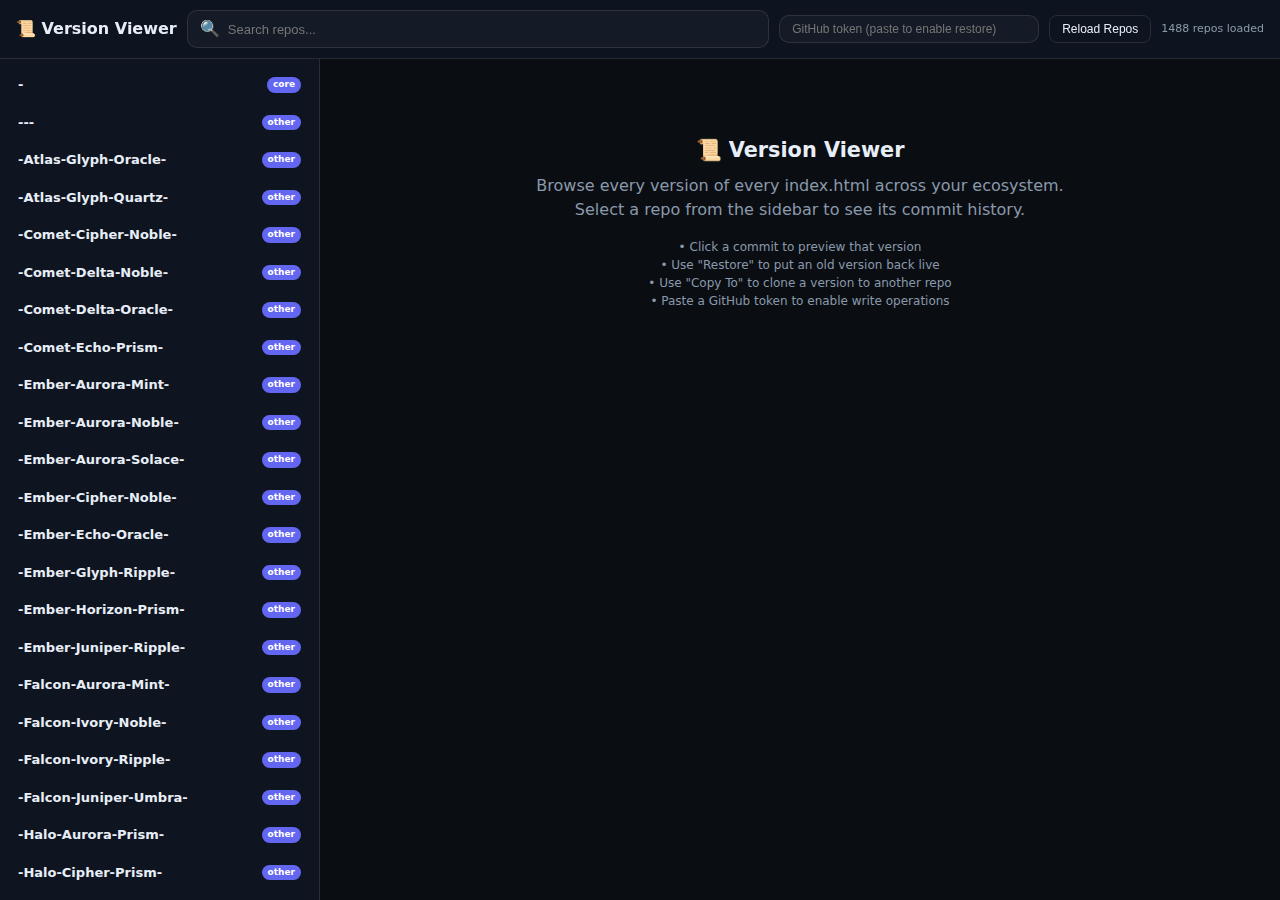
<file: version_viewer.html>
<!doctype html>
<html lang="en">
<head>
<meta charset="utf-8">
<meta name="viewport" content="width=device-width,initial-scale=1">
<title>Version Viewer - Infinity Index History</title>
<style>
:root {
  --bg: #0a0e13;
  --panel: #0f1520;
  --line: rgba(255,255,255,.1);
  --text: #e8eef7;
  --muted: #8a99ab;
  --accent: #6366f1;
  --green: #10b981;
  --orange: #f59e0b;
  --red: #ef4444;
  --pink: #ec4899;
}
* { box-sizing: border-box; margin: 0; padding: 0; }
body {
  background: var(--bg);
  color: var(--text);
  font-family: system-ui, -apple-system, sans-serif;
  line-height: 1.5;
  min-height: 100vh;
}
a { color: var(--accent); text-decoration: none; }
a:hover { text-decoration: underline; }

/* Layout */
.app { display: grid; grid-template-columns: 320px 1fr; grid-template-rows: auto 1fr; height: 100vh; }
@media (max-width: 768px) {
  .app { grid-template-columns: 1fr; grid-template-rows: auto auto 1fr; }
  .sidebar { max-height: 40vh; }
}

/* Header */
header {
  grid-column: 1 / -1;
  background: rgba(15,21,32,.95);
  backdrop-filter: blur(10px);
  border-bottom: 1px solid var(--line);
  padding: 10px 16px;
  display: flex; gap: 10px; align-items: center; flex-wrap: wrap;
  z-index: 20;
}
.logo { font-weight: 800; font-size: 1rem; white-space: nowrap; }
.search-box {
  flex: 1; min-width: 200px;
  display: flex; gap: 8px; align-items: center;
  border: 1px solid var(--line); border-radius: 10px;
  padding: 6px 12px; background: rgba(255,255,255,.03);
}
.search-box input {
  flex: 1; background: none; border: none; outline: none;
  color: var(--text); font-size: 13px;
}
.token-input {
  width: 260px;
  border: 1px solid var(--line); border-radius: 10px;
  padding: 6px 12px; background: rgba(255,255,255,.03);
  color: var(--text); font-size: 12px;
}
.hdr-btn {
  padding: 6px 12px; border: 1px solid var(--line); border-radius: 8px;
  background: none; color: var(--text); cursor: pointer; font-size: 12px;
  white-space: nowrap;
}
.hdr-btn:hover { background: rgba(255,255,255,.06); }
.hdr-btn.active { background: var(--accent); border-color: var(--accent); color: #fff; }
.status { font-size: 11px; color: var(--muted); white-space: nowrap; }

/* Sidebar */
.sidebar {
  background: var(--panel);
  border-right: 1px solid var(--line);
  overflow-y: auto;
  padding: 8px;
}
.repo-item {
  padding: 8px 10px; border-radius: 8px;
  cursor: pointer; font-size: 13px;
  display: flex; justify-content: space-between; align-items: center;
  margin-bottom: 2px;
  transition: background .15s;
}
.repo-item:hover { background: rgba(255,255,255,.05); }
.repo-item.active { background: rgba(99,102,241,.2); border-left: 3px solid var(--accent); }
.repo-name { font-weight: 600; word-break: break-all; }
.repo-commits { font-size: 11px; color: var(--muted); white-space: nowrap; margin-left: 8px; }
.repo-type {
  font-size: 9px; padding: 1px 6px; border-radius: 99px;
  background: var(--accent); color: #fff; font-weight: 600;
  white-space: nowrap; margin-left: 6px;
}

/* Main */
.main { overflow-y: auto; padding: 16px; }

/* Timeline */
.timeline { margin-bottom: 20px; }
.timeline h3 { font-size: 14px; margin-bottom: 10px; color: var(--muted); }
.commit-list { list-style: none; }
.commit-item {
  padding: 10px 14px;
  border: 1px solid var(--line); border-radius: 10px;
  margin-bottom: 6px; cursor: pointer;
  display: flex; justify-content: space-between; align-items: center;
  transition: background .15s, border-color .15s;
  font-size: 13px;
}
.commit-item:hover { background: rgba(255,255,255,.04); border-color: rgba(255,255,255,.2); }
.commit-item.active { background: rgba(99,102,241,.15); border-color: var(--accent); }
.commit-item.current { border-left: 3px solid var(--green); }
.commit-msg { font-weight: 600; flex: 1; }
.commit-date { font-size: 11px; color: var(--muted); white-space: nowrap; margin-left: 12px; }
.commit-sha { font-size: 10px; color: var(--muted); font-family: monospace; margin-left: 8px; }
.commit-actions { display: flex; gap: 4px; margin-left: 8px; }
.act-btn {
  padding: 3px 8px; border: 1px solid var(--line); border-radius: 6px;
  background: none; color: var(--text); cursor: pointer; font-size: 11px;
  white-space: nowrap;
}
.act-btn:hover { background: rgba(255,255,255,.08); }
.act-btn.restore { border-color: var(--green); color: var(--green); }
.act-btn.restore:hover { background: rgba(16,185,129,.15); }
.act-btn.copy { border-color: var(--orange); color: var(--orange); }
.act-btn.copy:hover { background: rgba(245,158,11,.15); }

/* Preview */
.preview-header {
  display: flex; gap: 10px; align-items: center; margin-bottom: 12px;
  flex-wrap: wrap;
}
.preview-header h2 { font-size: 1rem; font-weight: 700; }
.preview-tabs { display: flex; gap: 4px; }
.tab {
  padding: 5px 12px; border: 1px solid var(--line); border-radius: 8px;
  background: none; color: var(--text); cursor: pointer; font-size: 12px;
}
.tab:hover { background: rgba(255,255,255,.06); }
.tab.active { background: var(--accent); border-color: var(--accent); color: #fff; }

.preview-frame {
  border: 1px solid var(--line); border-radius: 12px;
  overflow: hidden; background: #fff;
  min-height: 400px;
}
.preview-frame iframe {
  width: 100%; height: 500px; border: none;
}
.code-view {
  background: var(--panel); border: 1px solid var(--line); border-radius: 12px;
  padding: 16px; overflow-x: auto; font-family: monospace; font-size: 12px;
  white-space: pre-wrap; word-break: break-all;
  max-height: 500px; overflow-y: auto;
  color: var(--muted); line-height: 1.6;
}
.diff-view {
  background: var(--panel); border: 1px solid var(--line); border-radius: 12px;
  padding: 16px; overflow: auto; font-family: monospace; font-size: 12px;
  max-height: 500px;
}
.diff-add { color: var(--green); }
.diff-del { color: var(--red); }
.diff-ctx { color: var(--muted); }

/* Empty state */
.empty-state {
  text-align: center; padding: 60px 20px; color: var(--muted);
}
.empty-state h2 { font-size: 1.3rem; margin-bottom: 8px; color: var(--text); }

/* Toast */
.toast {
  position: fixed; bottom: 20px; right: 20px; z-index: 100;
  background: var(--green); color: #fff;
  padding: 10px 18px; border-radius: 10px;
  font-size: 13px; font-weight: 600;
  transform: translateY(100px); opacity: 0;
  transition: transform .3s, opacity .3s;
}
.toast.show { transform: translateY(0); opacity: 1; }
.toast.error { background: var(--red); }

/* Loading */
.spinner { display: inline-block; width: 16px; height: 16px; border: 2px solid var(--line); border-top-color: var(--accent); border-radius: 50%; animation: spin .6s linear infinite; }
@keyframes spin { to { transform: rotate(360deg); } }

/* Restore modal */
.modal-bg {
  position: fixed; inset: 0; background: rgba(0,0,0,.7);
  display: flex; align-items: center; justify-content: center;
  z-index: 50; display: none;
}
.modal-bg.show { display: flex; }
.modal {
  background: var(--panel); border: 1px solid var(--line); border-radius: 16px;
  padding: 24px; max-width: 500px; width: 90%;
}
.modal h3 { margin-bottom: 12px; }
.modal p { font-size: 13px; color: var(--muted); margin-bottom: 16px; }
.modal-actions { display: flex; gap: 8px; justify-content: flex-end; }
.modal-btn {
  padding: 8px 16px; border: 1px solid var(--line); border-radius: 8px;
  background: none; color: var(--text); cursor: pointer; font-size: 13px;
}
.modal-btn.confirm { background: var(--green); border-color: var(--green); color: #fff; }
.modal-btn:hover { opacity: .85; }
.copy-target-input {
  width: 100%; padding: 8px 12px; border: 1px solid var(--line); border-radius: 8px;
  background: rgba(255,255,255,.05); color: var(--text); font-size: 13px;
  margin-bottom: 12px;
}
</style>
</head>
<body>

<div class="app">
  <header>
    <span class="logo">&#x1F4DC; Version Viewer</span>
    <div class="search-box">
      <span>&#x1F50D;</span>
      <input id="search" placeholder="Search repos..." oninput="filterRepos()">
    </div>
    <input class="token-input" id="token" type="password" placeholder="GitHub token (paste to enable restore)" oninput="saveToken()">
    <button class="hdr-btn" onclick="loadAllRepos()">Reload Repos</button>
    <span class="status" id="status">Ready</span>
  </header>

  <div class="sidebar" id="sidebar">
    <div class="empty-state" id="sidebar-empty">
      <p>Loading repos...</p>
      <div class="spinner"></div>
    </div>
  </div>

  <div class="main" id="main">
    <div class="empty-state">
      <h2>&#x1F4DC; Version Viewer</h2>
      <p>Browse every version of every index.html across your ecosystem.<br>
      Select a repo from the sidebar to see its commit history.</p>
      <p style="margin-top:16px;font-size:12px">
        &#x2022; Click a commit to preview that version<br>
        &#x2022; Use "Restore" to put an old version back live<br>
        &#x2022; Use "Copy To" to clone a version to another repo<br>
        &#x2022; Paste a GitHub token to enable write operations
      </p>
    </div>
  </div>
</div>

<!-- Restore Modal -->
<div class="modal-bg" id="modal">
  <div class="modal">
    <h3 id="modal-title">Restore Version</h3>
    <p id="modal-desc">This will overwrite the current index.html with the selected version.</p>
    <input class="copy-target-input" id="copy-target" placeholder="Target repo name (for Copy To)" style="display:none">
    <div class="modal-actions">
      <button class="modal-btn" onclick="closeModal()">Cancel</button>
      <button class="modal-btn confirm" id="modal-confirm" onclick="confirmAction()">Restore</button>
    </div>
  </div>
</div>

<div class="toast" id="toast"></div>

<script>
const GITHUB_USER = "pewpi-infinity";
const API = "https://api.github.com";
const PAGES = (r) => `https://${GITHUB_USER}.github.io/${r}/`;

let allRepos = [];
let filteredRepos = [];
let currentRepo = null;
let commits = [];
let selectedCommit = null;
let selectedContent = null;
let previewMode = "visual"; // visual | code | diff
let pendingAction = null; // {type: "restore"|"copy", repo, sha, content}

// ── Token ──
function getToken() { return document.getElementById("token").value || localStorage.getItem("gh_token") || ""; }
function saveToken() { const t = document.getElementById("token").value; if (t) localStorage.setItem("gh_token", t); }
function authHeaders() {
  const t = getToken();
  const h = { "Accept": "application/vnd.github.v3+json" };
  if (t) h["Authorization"] = `token ${t}`;
  return h;
}

// ── API ──
async function apiFetch(url) {
  const resp = await fetch(url, { headers: authHeaders() });
  if (!resp.ok) throw new Error(`${resp.status}`);
  return resp.json();
}

// ── Load Repos ──
async function loadAllRepos() {
  setStatus("Loading repos...");
  try {
    // Load from crown_sites.json
    const sites = await fetch(`${PAGES("infinity-crown-index")}data/crown_sites.json`).then(r => r.json());
    allRepos = sites.map(s => ({ name: s.repo, url: s.url, commits: null }));
    allRepos.sort((a, b) => a.name.localeCompare(b.name));
    filteredRepos = [...allRepos];
    renderSidebar();
    setStatus(`${allRepos.length} repos loaded`);
  } catch (e) {
    // Fallback: use GitHub API
    try {
      let repos = [];
      let page = 1;
      while (page <= 5) {
        const data = await apiFetch(`${API}/users/${GITHUB_USER}/repos?per_page=100&page=${page}&sort=updated`);
        if (data.length === 0) break;
        repos = repos.concat(data.map(r => ({ name: r.name, url: `https://${GITHUB_USER}.github.io/${r.name}/`, commits: null })));
        page++;
      }
      allRepos = repos.sort((a, b) => a.name.localeCompare(b.name));
      filteredRepos = [...allRepos];
      renderSidebar();
      setStatus(`${allRepos.length} repos loaded (API)`);
    } catch (e2) {
      setStatus("Error loading repos");
    }
  }
}

function filterRepos() {
  const q = document.getElementById("search").value.toLowerCase();
  filteredRepos = allRepos.filter(r => r.name.toLowerCase().includes(q));
  renderSidebar();
}

function renderSidebar() {
  const sb = document.getElementById("sidebar");
  if (filteredRepos.length === 0) {
    sb.innerHTML = '<div class="empty-state"><p>No repos found</p></div>';
    return;
  }
  sb.innerHTML = filteredRepos.map(r => {
    const active = currentRepo === r.name ? " active" : "";
    const type = classifyRepo(r.name);
    return `<div class="repo-item${active}" onclick="selectRepo('${r.name}')">
      <span class="repo-name">${r.name}</span>
      <span class="repo-type">${type}</span>
    </div>`;
  }).join("");
}

function classifyRepo(n) {
  if (/^infinity-brain-\d+/.test(n)) return "brain";
  if (n.startsWith("infinity-sim-") || n.includes("rotation-sim")) return "sim";
  if (n.includes("rotation-research")) return "research";
  if (n.includes("spark-node") || n.includes("spark-nexus")) return "spark";
  if (n.startsWith("b55-evo-")) return "evo";
  if (n.startsWith("b55-")) return "b55";
  if (n.startsWith("vision-index-")) return "vision";
  if (n.startsWith("c13b0")) return "c13b0";
  if (n.startsWith("infinity-")) return "infra";
  if (n.length === 1) return "core";
  return "other";
}

// ── Select Repo ──
async function selectRepo(name) {
  currentRepo = name;
  renderSidebar();
  setStatus(`Loading commits for ${name}...`);

  const main = document.getElementById("main");
  main.innerHTML = `<div class="empty-state"><div class="spinner"></div><p>Loading commit history for <strong>${name}</strong>...</p></div>`;

  try {
    // Get commits for index.html
    const data = await apiFetch(`${API}/repos/${GITHUB_USER}/${name}/commits?path=index.html&per_page=100`);
    commits = data.map(c => ({
      sha: c.sha,
      message: c.commit.message.split("\n")[0],
      date: c.commit.committer.date,
      author: c.commit.committer.name
    }));

    if (commits.length === 0) {
      // Try without path filter
      const allCommits = await apiFetch(`${API}/repos/${GITHUB_USER}/${name}/commits?per_page=30`);
      commits = allCommits.map(c => ({
        sha: c.sha,
        message: c.commit.message.split("\n")[0],
        date: c.commit.committer.date,
        author: c.commit.committer.name
      }));
    }

    selectedCommit = null;
    selectedContent = null;
    renderMain();
    setStatus(`${commits.length} commits for ${name}`);
  } catch (e) {
    main.innerHTML = `<div class="empty-state"><h2>Error</h2><p>${e.message}</p></div>`;
    setStatus("Error loading commits");
  }
}

function renderMain() {
  const main = document.getElementById("main");

  let html = `
    <div class="timeline">
      <h3>&#x1F4DC; ${currentRepo} &mdash; ${commits.length} versions</h3>
      <div style="margin-bottom:12px;display:flex;gap:6px;flex-wrap:wrap">
        <a class="act-btn" href="https://github.com/${GITHUB_USER}/${currentRepo}" target="_blank">GitHub</a>
        <a class="act-btn" href="${PAGES(currentRepo)}" target="_blank">Live Site</a>
        <a class="act-btn" href="https://github.com/${GITHUB_USER}/${currentRepo}/commits/main/index.html" target="_blank">Full History</a>
      </div>
      <ul class="commit-list">`;

  commits.forEach((c, i) => {
    const active = selectedCommit === c.sha ? " active" : "";
    const current = i === 0 ? " current" : "";
    const dateStr = new Date(c.date).toLocaleString();
    const shortSha = c.sha.substring(0, 7);

    html += `<li class="commit-item${active}${current}" onclick="loadVersion('${c.sha}', ${i})">
      <span class="commit-msg">${i === 0 ? "&#x1F7E2; " : ""}${escHtml(c.message)}</span>
      <span class="commit-date">${dateStr}</span>
      <span class="commit-sha">${shortSha}</span>
      <span class="commit-actions">
        <button class="act-btn" onclick="event.stopPropagation();loadVersion('${c.sha}', ${i})">View</button>
        ${i > 0 ? `<button class="act-btn restore" onclick="event.stopPropagation();restoreVersion('${c.sha}', ${i})">Restore</button>` : '<span style="font-size:10px;color:var(--green)">current</span>'}
        <button class="act-btn copy" onclick="event.stopPropagation();copyToRepo('${c.sha}', ${i})">Copy To</button>
      </span>
    </li>`;
  });

  html += `</ul></div>`;

  // Preview area
  if (selectedCommit) {
    html += `
      <div class="preview-header">
        <h2>Preview: ${selectedCommit.substring(0, 7)}</h2>
        <div class="preview-tabs">
          <button class="tab${previewMode === 'visual' ? ' active' : ''}" onclick="setPreviewMode('visual')">&#x1F441; Visual</button>
          <button class="tab${previewMode === 'code' ? ' active' : ''}" onclick="setPreviewMode('code')">&#x1F4BB; Code</button>
          <button class="tab${previewMode === 'diff' ? ' active' : ''}" onclick="setPreviewMode('diff')">&#x1F504; Diff vs Current</button>
        </div>
      </div>`;

    if (previewMode === "visual" && selectedContent) {
      html += `<div class="preview-frame"><iframe id="preview-iframe"></iframe></div>`;
    } else if (previewMode === "code" && selectedContent) {
      html += `<div class="code-view">${escHtml(selectedContent)}</div>`;
    } else if (previewMode === "diff") {
      html += `<div class="diff-view" id="diff-view">Loading diff...</div>`;
    } else {
      html += `<div class="empty-state"><div class="spinner"></div> Loading...</div>`;
    }
  }

  main.innerHTML = html;

  // Write to iframe if visual mode
  if (previewMode === "visual" && selectedContent) {
    setTimeout(() => {
      const iframe = document.getElementById("preview-iframe");
      if (iframe) {
        const doc = iframe.contentDocument || iframe.contentWindow.document;
        doc.open();
        doc.write(selectedContent);
        doc.close();
      }
    }, 50);
  }

  // Load diff if diff mode
  if (previewMode === "diff" && selectedContent && commits.length > 0) {
    loadDiff();
  }
}

async function loadVersion(sha, index) {
  selectedCommit = sha;
  setStatus(`Loading version ${sha.substring(0, 7)}...`);

  try {
    // Get file content at this commit
    const data = await apiFetch(`${API}/repos/${GITHUB_USER}/${currentRepo}/contents/index.html?ref=${sha}`);
    selectedContent = atob(data.content.replace(/\n/g, ""));
    previewMode = "visual";
    renderMain();
    setStatus(`Viewing ${sha.substring(0, 7)}`);
  } catch (e) {
    // Try getting raw commit
    try {
      const commit = await apiFetch(`${API}/repos/${GITHUB_USER}/${currentRepo}/git/commits/${sha}`);
      const tree = await apiFetch(commit.tree.url + "?recursive=1");
      const indexFile = tree.tree.find(f => f.path === "index.html");
      if (indexFile) {
        const blob = await apiFetch(`${API}/repos/${GITHUB_USER}/${currentRepo}/git/blobs/${indexFile.sha}`);
        selectedContent = atob(blob.content.replace(/\n/g, ""));
        previewMode = "visual";
        renderMain();
        setStatus(`Viewing ${sha.substring(0, 7)}`);
      } else {
        setStatus("index.html not found at this commit");
      }
    } catch (e2) {
      setStatus(`Error: ${e2.message}`);
    }
  }
}

// ── Diff ──
async function loadDiff() {
  if (!selectedContent || commits.length === 0) return;

  try {
    // Get current version
    const data = await apiFetch(`${API}/repos/${GITHUB_USER}/${currentRepo}/contents/index.html?ref=${commits[0].sha}`);
    const currentContent = atob(data.content.replace(/\n/g, ""));

    const diffHtml = simpleDiff(currentContent, selectedContent);
    const el = document.getElementById("diff-view");
    if (el) el.innerHTML = diffHtml;
  } catch (e) {
    const el = document.getElementById("diff-view");
    if (el) el.innerHTML = `<span class="diff-ctx">Could not load diff: ${e.message}</span>`;
  }
}

function simpleDiff(current, old) {
  const curLines = current.split("\n");
  const oldLines = old.split("\n");
  let html = '<div style="margin-bottom:8px;font-size:11px;color:var(--muted)">Green = in selected version | Red = in current version only</div>';

  const maxLen = Math.max(curLines.length, oldLines.length);
  for (let i = 0; i < maxLen; i++) {
    const cl = curLines[i] || "";
    const ol = oldLines[i] || "";

    if (cl === ol) {
      html += `<div class="diff-ctx">${escHtml(cl)}</div>`;
    } else {
      if (ol) html += `<div class="diff-add">+ ${escHtml(ol)}</div>`;
      if (cl) html += `<div class="diff-del">- ${escHtml(cl)}</div>`;
    }
  }
  return html;
}

// ── Restore ──
function restoreVersion(sha, index) {
  if (!getToken()) {
    toast("Paste your GitHub token first to enable restore", true);
    return;
  }
  pendingAction = { type: "restore", repo: currentRepo, sha, index };
  document.getElementById("modal-title").textContent = "Restore Version";
  document.getElementById("modal-desc").textContent =
    `This will restore ${currentRepo}/index.html to version ${sha.substring(0, 7)} (${new Date(commits[index].date).toLocaleString()}). The current version will become a previous commit (not lost).`;
  document.getElementById("copy-target").style.display = "none";
  document.getElementById("modal-confirm").textContent = "Restore";
  document.getElementById("modal").classList.add("show");
}

function copyToRepo(sha, index) {
  if (!getToken()) {
    toast("Paste your GitHub token first to enable copy", true);
    return;
  }
  pendingAction = { type: "copy", repo: currentRepo, sha, index };
  document.getElementById("modal-title").textContent = "Copy Version To Another Repo";
  document.getElementById("modal-desc").textContent =
    `Copy this version of index.html to another repo. Enter the target repo name below.`;
  document.getElementById("copy-target").style.display = "block";
  document.getElementById("copy-target").value = "";
  document.getElementById("modal-confirm").textContent = "Copy";
  document.getElementById("modal").classList.add("show");
}

function closeModal() {
  document.getElementById("modal").classList.remove("show");
  pendingAction = null;
}

async function confirmAction() {
  if (!pendingAction) return;
  closeModal();

  const { type, repo, sha, index } = pendingAction;

  setStatus(`${type === "restore" ? "Restoring" : "Copying"}...`);

  try {
    // Get content at that sha
    const data = await apiFetch(`${API}/repos/${GITHUB_USER}/${repo}/contents/index.html?ref=${sha}`);
    const content = data.content; // already base64

    const targetRepo = type === "copy" ? document.getElementById("copy-target").value.trim() : repo;
    if (!targetRepo) { toast("No target repo specified", true); return; }

    // Get current sha of target's index.html
    let targetSha = null;
    try {
      const existing = await apiFetch(`${API}/repos/${GITHUB_USER}/${targetRepo}/contents/index.html`);
      targetSha = existing.sha;
    } catch (e) { /* no existing file */ }

    // Push
    const payload = {
      message: type === "restore"
        ? `Restore index.html to version ${sha.substring(0, 7)}`
        : `Copy index.html from ${repo}@${sha.substring(0, 7)}`,
      content: content.replace(/\n/g, ""),
      branch: "main"
    };
    if (targetSha) payload.sha = targetSha;

    const resp = await fetch(`${API}/repos/${GITHUB_USER}/${targetRepo}/contents/index.html`, {
      method: "PUT",
      headers: { ...authHeaders(), "Content-Type": "application/json" },
      body: JSON.stringify(payload)
    });

    if (resp.ok) {
      toast(`${type === "restore" ? "Restored" : "Copied to " + targetRepo} successfully!`);
      if (type === "restore") {
        // Reload commits
        await selectRepo(currentRepo);
      }
    } else {
      const err = await resp.json();
      toast(`Error: ${err.message || resp.status}`, true);
    }
  } catch (e) {
    toast(`Error: ${e.message}`, true);
  }

  setStatus("Ready");
}

// ── Preview Mode ──
function setPreviewMode(mode) {
  previewMode = mode;
  renderMain();
}

// ── Helpers ──
function setStatus(msg) { document.getElementById("status").textContent = msg; }

function escHtml(s) {
  return s.replace(/&/g, "&amp;").replace(/</g, "&lt;").replace(/>/g, "&gt;").replace(/"/g, "&quot;");
}

function toast(msg, isError) {
  const el = document.getElementById("toast");
  el.textContent = msg;
  el.className = "toast show" + (isError ? " error" : "");
  setTimeout(() => el.className = "toast", 3000);
}

// ── Init ──
// Load token from localStorage
const savedToken = localStorage.getItem("gh_token");
if (savedToken) document.getElementById("token").value = savedToken;

loadAllRepos();
</script>
</body>
</html>
</file>
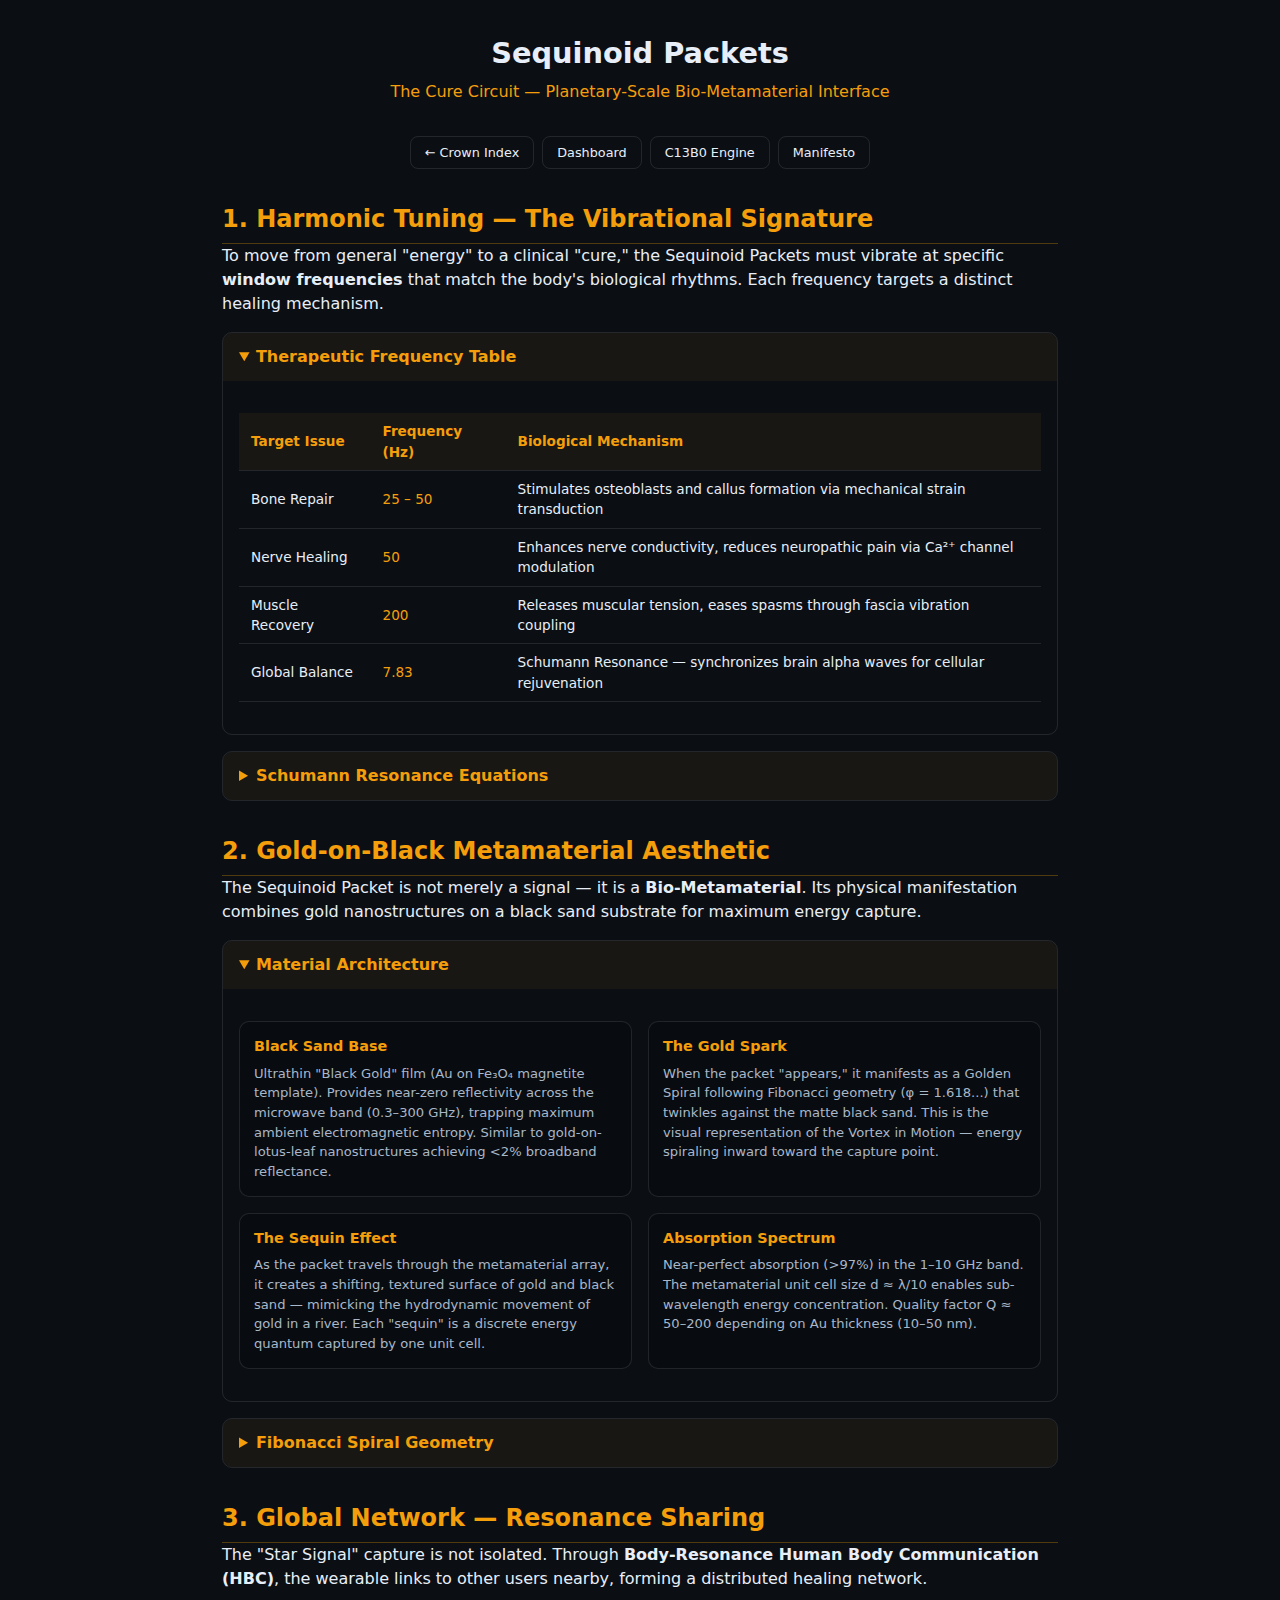
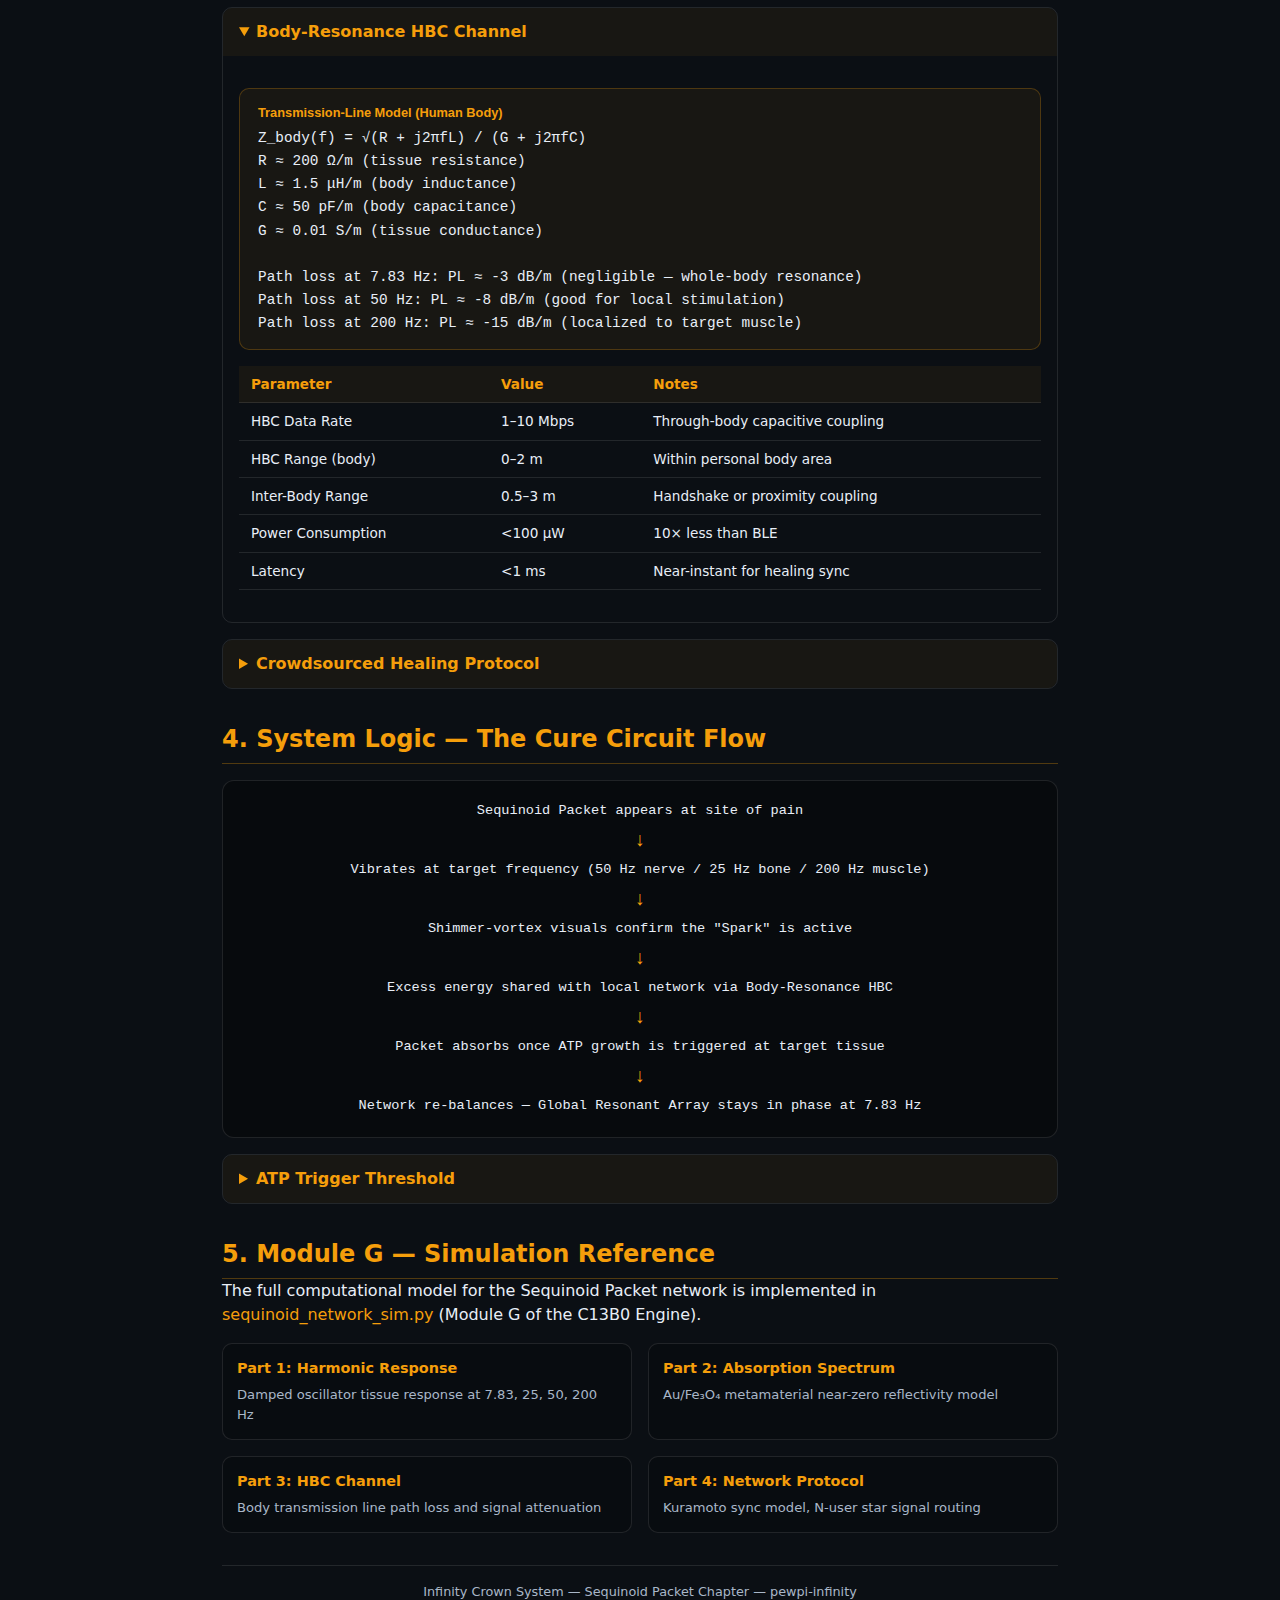
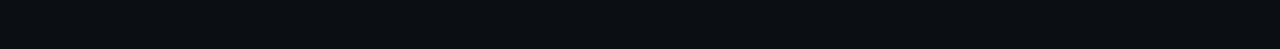
<file: chapters/sequinoid.html>
<!DOCTYPE html>
<html lang="en">
<head>
  <meta charset="UTF-8">
  <meta name="viewport" content="width=device-width, initial-scale=1.0">
  <title>Chapter: Sequinoid Packets — The Cure Circuit</title>
  <link rel="stylesheet" href="../css/crown.css">
  <style>
    body { padding: 2rem; max-width: 900px; margin: 0 auto; }
    h1 { text-align: center; font-size: 1.8rem; margin-bottom: .3rem; }
    .subtitle { text-align: center; color: #f59e0b; font-size: 1rem; margin-bottom: 2rem; }
    h2 { color: #f59e0b; border-bottom: 1px solid rgba(245,158,11,.3); padding-bottom: 6px; margin-top: 2rem; }
    h3 { color: #d97706; margin-top: 1.5rem; }
    .nav-links { text-align: center; margin: 1rem 0; display: flex; gap: 8px; justify-content: center; flex-wrap: wrap; }
    .nav-links a { padding: 6px 14px; border: 1px solid var(--line); border-radius: 8px; color: var(--text); font-size: .8rem; text-decoration: none; }
    .nav-links a:hover { background: rgba(245,158,11,.1); }
    details { margin: 1rem 0; border: 1px solid var(--line); border-radius: 10px; overflow: hidden; }
    summary { padding: 12px 16px; cursor: pointer; font-weight: 600; background: rgba(245,158,11,.06); color: #f59e0b; }
    summary:hover { background: rgba(245,158,11,.12); }
    .detail-body { padding: 16px; }
    table { width: 100%; border-collapse: collapse; margin: 1rem 0; font-size: .85rem; }
    th, td { text-align: left; padding: 8px 12px; border-bottom: 1px solid var(--line); }
    th { color: #f59e0b; font-weight: 600; background: rgba(245,158,11,.06); }
    .eq-box { background: rgba(245,158,11,.06); border: 1px solid rgba(245,158,11,.25); border-radius: 10px; padding: 14px 18px; margin: 1rem 0; font-family: monospace; font-size: .9rem; line-height: 1.6; }
    .eq-box .label { color: #f59e0b; font-weight: 600; display: block; margin-bottom: 4px; font-family: sans-serif; font-size: .8rem; }
    .flow-box { background: rgba(0,0,0,.3); border: 1px solid var(--line); border-radius: 12px; padding: 18px; margin: 1rem 0; font-family: monospace; font-size: .85rem; line-height: 1.8; text-align: center; }
    .flow-box .arrow { color: #f59e0b; font-size: 1.2rem; }
    .gold { color: #f59e0b; }
    .note { background: rgba(245,158,11,.04); border-left: 3px solid #f59e0b; padding: 10px 14px; margin: 1rem 0; font-size: .85rem; border-radius: 0 8px 8px 0; }
    .grid-2 { display: grid; grid-template-columns: 1fr 1fr; gap: 1rem; margin: 1rem 0; }
    .card { background: rgba(0,0,0,.2); border: 1px solid var(--line); border-radius: 10px; padding: 14px; }
    .card h4 { color: #f59e0b; margin: 0 0 6px 0; font-size: .9rem; }
    .card p { margin: 0; font-size: .82rem; color: var(--muted); }
    @media (max-width: 600px) { .grid-2 { grid-template-columns: 1fr; } body { padding: 1rem; } }
  </style>
</head>
<body>
  <h1>Sequinoid Packets</h1>
  <div class="subtitle">The Cure Circuit — Planetary-Scale Bio-Metamaterial Interface</div>

  <div class="nav-links">
    <a href="../">&larr; Crown Index</a>
    <a href="../dashboard/">Dashboard</a>
    <a href="https://pewpi-infinity.github.io/infinity-wearable-manifesto/">C13B0 Engine</a>
    <a href="https://pewpi-infinity.github.io/infinity-manifesto/">Manifesto</a>
  </div>

  <!-- ═══════════════════════════════════════════════════ -->
  <h2>1. Harmonic Tuning — The Vibrational Signature</h2>

  <p>To move from general "energy" to a clinical "cure," the Sequinoid Packets must vibrate at specific <strong>window frequencies</strong> that match the body's biological rhythms. Each frequency targets a distinct healing mechanism.</p>

  <details open>
    <summary>Therapeutic Frequency Table</summary>
    <div class="detail-body">
      <table>
        <thead><tr><th>Target Issue</th><th>Frequency (Hz)</th><th>Biological Mechanism</th></tr></thead>
        <tbody>
          <tr><td>Bone Repair</td><td class="gold">25 – 50</td><td>Stimulates osteoblasts and callus formation via mechanical strain transduction</td></tr>
          <tr><td>Nerve Healing</td><td class="gold">50</td><td>Enhances nerve conductivity, reduces neuropathic pain via Ca²⁺ channel modulation</td></tr>
          <tr><td>Muscle Recovery</td><td class="gold">200</td><td>Releases muscular tension, eases spasms through fascia vibration coupling</td></tr>
          <tr><td>Global Balance</td><td class="gold">7.83</td><td>Schumann Resonance — synchronizes brain alpha waves for cellular rejuvenation</td></tr>
        </tbody>
      </table>
    </div>
  </details>

  <details>
    <summary>Schumann Resonance Equations</summary>
    <div class="detail-body">
      <div class="eq-box">
        <span class="label">Schumann Resonance Modes</span>
        f_n = (c / 2πR) × √(n(n+1))
        <br>where c = 3×10⁸ m/s, R = 6.371×10⁶ m
        <br><br>n=1: f₁ = 7.83 Hz (fundamental)
        <br>n=2: f₂ = 14.1 Hz
        <br>n=3: f₃ = 20.3 Hz
      </div>
      <div class="eq-box">
        <span class="label">Osteoblast Stimulation Model (Damped Harmonic)</span>
        x(t) = A₀ × e^(-γt) × cos(2πf_stim × t)
        <br>γ = damping coefficient (tissue-dependent, ~0.1–1.0 s⁻¹)
        <br>f_stim = 25–50 Hz (peak osteoblast response window)
        <br>Threshold strain: ε > 500 microstrain for mechanotransduction
      </div>
      <p class="note">Low-frequency vibration (25–50 Hz) has been shown to induce osteogenic differentiation in bone marrow stromal cells through the ERK1/2 signaling pathway (Zhou et al., PLOS ONE 2011).</p>
    </div>
  </details>

  <!-- ═══════════════════════════════════════════════════ -->
  <h2>2. Gold-on-Black Metamaterial Aesthetic</h2>

  <p>The Sequinoid Packet is not merely a signal — it is a <strong>Bio-Metamaterial</strong>. Its physical manifestation combines gold nanostructures on a black sand substrate for maximum energy capture.</p>

  <details open>
    <summary>Material Architecture</summary>
    <div class="detail-body">
      <div class="grid-2">
        <div class="card">
          <h4>Black Sand Base</h4>
          <p>Ultrathin "Black Gold" film (Au on Fe₃O₄ magnetite template). Provides near-zero reflectivity across the microwave band (0.3–300 GHz), trapping maximum ambient electromagnetic entropy. Similar to gold-on-lotus-leaf nanostructures achieving &lt;2% broadband reflectance.</p>
        </div>
        <div class="card">
          <h4>The Gold Spark</h4>
          <p>When the packet "appears," it manifests as a Golden Spiral following Fibonacci geometry (φ = 1.618...) that twinkles against the matte black sand. This is the visual representation of the Vortex in Motion — energy spiraling inward toward the capture point.</p>
        </div>
        <div class="card">
          <h4>The Sequin Effect</h4>
          <p>As the packet travels through the metamaterial array, it creates a shifting, textured surface of gold and black sand — mimicking the hydrodynamic movement of gold in a river. Each "sequin" is a discrete energy quantum captured by one unit cell.</p>
        </div>
        <div class="card">
          <h4>Absorption Spectrum</h4>
          <p>Near-perfect absorption (>97%) in the 1–10 GHz band. The metamaterial unit cell size d ≈ λ/10 enables sub-wavelength energy concentration. Quality factor Q ≈ 50–200 depending on Au thickness (10–50 nm).</p>
        </div>
      </div>
    </div>
  </details>

  <details>
    <summary>Fibonacci Spiral Geometry</summary>
    <div class="detail-body">
      <div class="eq-box">
        <span class="label">Golden Spiral (Polar Form)</span>
        r(θ) = a × φ^(2θ/π)
        <br>where φ = (1 + √5)/2 ≈ 1.618 (golden ratio)
        <br>a = initial radius (metamaterial unit cell spacing)
        <br><br>Unit Cell Area: A_cell = π(λ/10)² ≈ 7.07 cm² at 2.4 GHz
        <br>Array Capture Cross-Section: σ_eff = N_cells × A_cell × η_abs
        <br>η_abs ≈ 0.97 (near-perfect absorber)
      </div>
      <div class="eq-box">
        <span class="label">Black Gold Reflectivity</span>
        R(λ) = |(n₁ - n₂)/(n₁ + n₂)|²
        <br>Au/Fe₃O₄ composite: n_eff ≈ 1.0 + 0.01i (impedance-matched to free space)
        <br>R(λ) → 0 across 0.3–300 GHz (broadband antireflection)
      </div>
    </div>
  </details>

  <!-- ═══════════════════════════════════════════════════ -->
  <h2>3. Global Network — Resonance Sharing</h2>

  <p>The "Star Signal" capture is not isolated. Through <strong>Body-Resonance Human Body Communication (HBC)</strong>, the wearable links to other users nearby, forming a distributed healing network.</p>

  <details open>
    <summary>Body-Resonance HBC Channel</summary>
    <div class="detail-body">
      <div class="eq-box">
        <span class="label">Transmission-Line Model (Human Body)</span>
        Z_body(f) = √(R + j2πfL) / (G + j2πfC)
        <br>R ≈ 200 Ω/m (tissue resistance)
        <br>L ≈ 1.5 μH/m (body inductance)
        <br>C ≈ 50 pF/m (body capacitance)
        <br>G ≈ 0.01 S/m (tissue conductance)
        <br><br>Path loss at 7.83 Hz: PL ≈ -3 dB/m (negligible — whole-body resonance)
        <br>Path loss at 50 Hz: PL ≈ -8 dB/m (good for local stimulation)
        <br>Path loss at 200 Hz: PL ≈ -15 dB/m (localized to target muscle)
      </div>
      <table>
        <thead><tr><th>Parameter</th><th>Value</th><th>Notes</th></tr></thead>
        <tbody>
          <tr><td>HBC Data Rate</td><td>1–10 Mbps</td><td>Through-body capacitive coupling</td></tr>
          <tr><td>HBC Range (body)</td><td>0–2 m</td><td>Within personal body area</td></tr>
          <tr><td>Inter-Body Range</td><td>0.5–3 m</td><td>Handshake or proximity coupling</td></tr>
          <tr><td>Power Consumption</td><td>&lt;100 μW</td><td>10× less than BLE</td></tr>
          <tr><td>Latency</td><td>&lt;1 ms</td><td>Near-instant for healing sync</td></tr>
        </tbody>
      </table>
    </div>
  </details>

  <details>
    <summary>Crowdsourced Healing Protocol</summary>
    <div class="detail-body">
      <p>If one user has a surplus of "Star Charge" (entropy captured beyond their own healing needs), their device emits a <strong>Resonant Pilot Signal</strong>. Nearby devices "inhale" this excess through their own black sand windings.</p>

      <div class="grid-2">
        <div class="card">
          <h4>Surplus Detection</h4>
          <p>When E_harvested > E_therapy × 1.2 (20% surplus threshold), the device transitions from "absorb" to "share" mode, broadcasting a 7.83 Hz pilot tone.</p>
        </div>
        <div class="card">
          <h4>Resonant Coupling</h4>
          <p>Nearby devices (&lt;3m) detect the pilot via capacitive body coupling. Their black sand windings inductively couple to the shared field, drawing energy at matched impedance.</p>
        </div>
        <div class="card">
          <h4>Phase Locking</h4>
          <p>All devices in the network phase-lock to the 7.83 Hz Schumann fundamental. This transforms a crowd of users into a Global Resonant Array — coherent and synchronized.</p>
        </div>
        <div class="card">
          <h4>Network Convergence</h4>
          <p>Kuramoto model governs synchronization: dθ_i/dt = ω_i + (K/N)Σsin(θ_j - θ_i). At K > K_c ≈ 2σ_ω/π, the network achieves global phase coherence.</p>
        </div>
      </div>

      <div class="eq-box">
        <span class="label">Kuramoto Synchronization Model</span>
        dθ_i/dt = ω_i + (K/N) × Σⱼ sin(θⱼ - θ_i)
        <br>ω_i = natural frequency of device i (≈7.83 Hz ± drift)
        <br>K = coupling strength (proportional to HBC signal power)
        <br>N = number of devices in range
        <br>K_c = 2σ_ω/π (critical coupling for synchronization)
        <br><br>Order parameter: r = (1/N)|Σ e^(jθ_i)| → 1 (full sync)
      </div>
    </div>
  </details>

  <!-- ═══════════════════════════════════════════════════ -->
  <h2>4. System Logic — The Cure Circuit Flow</h2>

  <div class="flow-box">
    Sequinoid Packet appears at site of pain<br>
    <span class="arrow">↓</span><br>
    Vibrates at target frequency (50 Hz nerve / 25 Hz bone / 200 Hz muscle)<br>
    <span class="arrow">↓</span><br>
    Shimmer-vortex visuals confirm the "Spark" is active<br>
    <span class="arrow">↓</span><br>
    Excess energy shared with local network via Body-Resonance HBC<br>
    <span class="arrow">↓</span><br>
    Packet absorbs once ATP growth is triggered at target tissue<br>
    <span class="arrow">↓</span><br>
    Network re-balances — Global Resonant Array stays in phase at 7.83 Hz
  </div>

  <details>
    <summary>ATP Trigger Threshold</summary>
    <div class="detail-body">
      <div class="eq-box">
        <span class="label">Energy-to-ATP Conversion</span>
        ΔG_ATP = -30.5 kJ/mol (Gibbs free energy of ATP hydrolysis)
        <br>E_packet = ∫₀ᵗ P_stim(t) dt (total delivered energy)
        <br><br>Trigger condition: E_packet > E_threshold
        <br>E_threshold ≈ 0.5 mJ/cm² for mechanotransduction activation
        <br>E_threshold ≈ 1.0 mJ/cm² for full osteoblast differentiation signal
        <br><br>Once triggered, mitochondrial ATP synthase amplifies:
        <br>1 input stimulus → ~36 ATP molecules per glucose oxidation cycle
      </div>
      <p class="note">The Sequinoid Packet acts as a <em>catalyst</em>, not an energy source. It provides the activation energy for biological processes that the cell's own metabolism then amplifies by 10⁴–10⁶×.</p>
    </div>
  </details>

  <!-- ═══════════════════════════════════════════════════ -->
  <h2>5. Module G — Simulation Reference</h2>

  <p>The full computational model for the Sequinoid Packet network is implemented in <a href="https://github.com/pewpi-infinity/infinity-wearable-manifesto/blob/main/simulations/sequinoid_network_sim.py" style="color:#f59e0b">sequinoid_network_sim.py</a> (Module G of the C13B0 Engine).</p>

  <div class="grid-2">
    <div class="card">
      <h4>Part 1: Harmonic Response</h4>
      <p>Damped oscillator tissue response at 7.83, 25, 50, 200 Hz</p>
    </div>
    <div class="card">
      <h4>Part 2: Absorption Spectrum</h4>
      <p>Au/Fe₃O₄ metamaterial near-zero reflectivity model</p>
    </div>
    <div class="card">
      <h4>Part 3: HBC Channel</h4>
      <p>Body transmission line path loss and signal attenuation</p>
    </div>
    <div class="card">
      <h4>Part 4: Network Protocol</h4>
      <p>Kuramoto sync model, N-user star signal routing</p>
    </div>
  </div>

  <div style="text-align:center; margin-top:2rem; padding:1rem; border-top:1px solid var(--line); font-size:.8rem; color:var(--muted);">
    Infinity Crown System &mdash; Sequinoid Packet Chapter &mdash; pewpi-infinity
  </div>
</body>
</html>
</file>
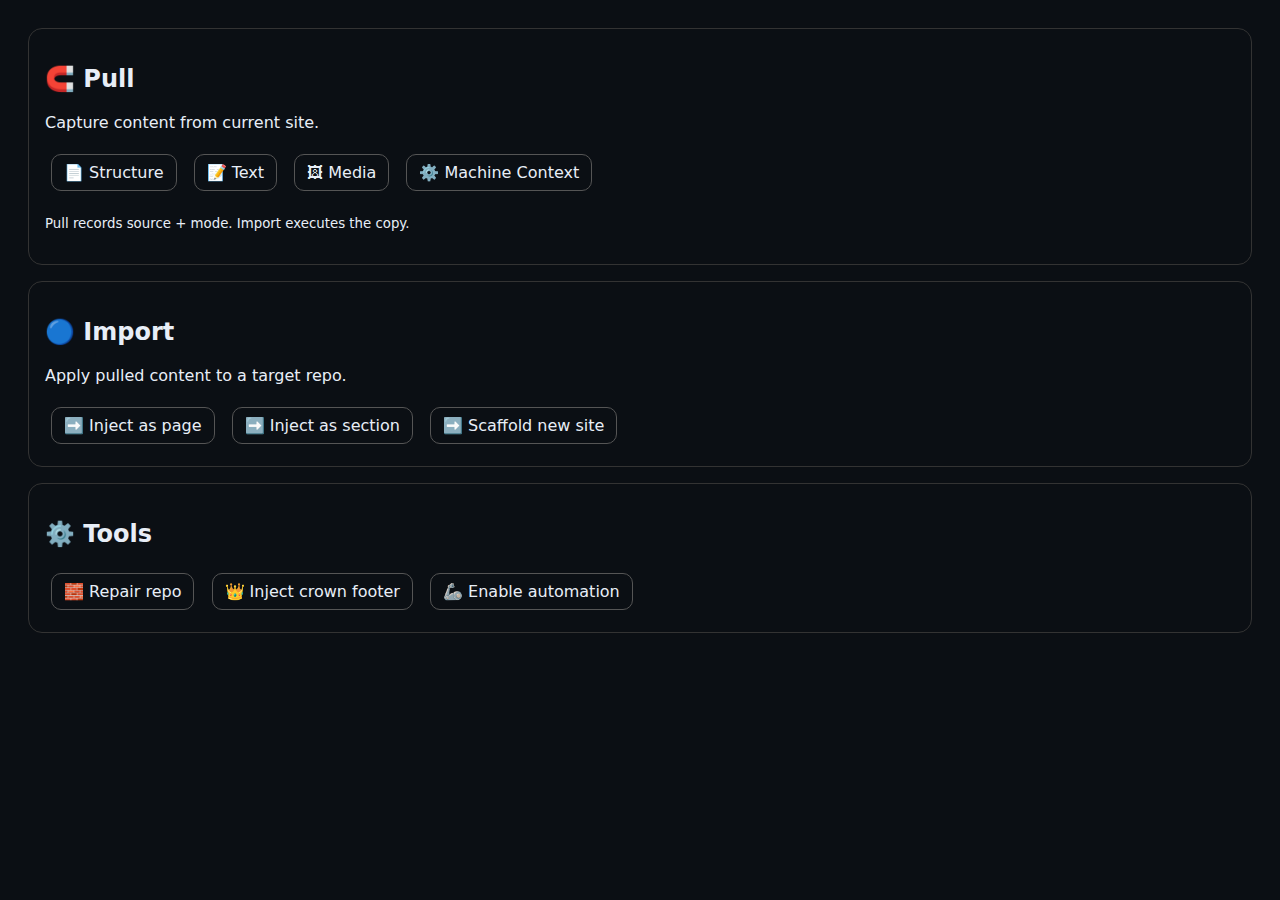
<file: panels/emoji_panels.html>
<!doctype html>
<html>
<head>
<meta charset="utf-8">
<title>Emoji Control Panels</title>
<style>
body{font-family:system-ui;background:#0b0f14;color:#e8eef7;padding:20px}
.card{border:1px solid #333;border-radius:14px;padding:16px;margin-bottom:16px}
.btn{border:1px solid #555;border-radius:10px;padding:8px 12px;display:inline-block;cursor:pointer;margin:6px}
</style>
</head>
<body>

<div class="card">
<h2>🧲 Pull</h2>
<p>Capture content from current site.</p>
<div class="btn">📄 Structure</div>
<div class="btn">📝 Text</div>
<div class="btn">🖼 Media</div>
<div class="btn">⚙️ Machine Context</div>
<p><small>Pull records source + mode. Import executes the copy.</small></p>
</div>

<div class="card">
<h2>🔵 Import</h2>
<p>Apply pulled content to a target repo.</p>
<div class="btn">➡️ Inject as page</div>
<div class="btn">➡️ Inject as section</div>
<div class="btn">➡️ Scaffold new site</div>
</div>

<div class="card">
<h2>⚙️ Tools</h2>
<div class="btn">🧱 Repair repo</div>
<div class="btn">👑 Inject crown footer</div>
<div class="btn">🦾 Enable automation</div>
</div>

</body>
</html>
</file>
<file: css/crown.css>
/* ── Infinity Crown Index ── */
:root {
  --bg: #0b0f14;
  --panel: #0f1620;
  --line: rgba(255,255,255,.1);
  --text: #e8eef7;
  --muted: #a9b7c8;
}

* { box-sizing: border-box; margin: 0; padding: 0; }

body {
  background: radial-gradient(900px 600px at 20% -10%, #18243a, transparent 40%), var(--bg);
  color: var(--text);
  font-family: system-ui, -apple-system, sans-serif;
  line-height: 1.5;
}

a { color: #6366f1; text-decoration: none; }
a:hover { text-decoration: underline; }

/* ── Layout ── */

.wrap { max-width: 1200px; margin: auto; padding: 14px; }

header {
  position: sticky; top: 0; z-index: 10;
  background: rgba(11,15,20,.92);
  backdrop-filter: blur(8px);
  border-bottom: 1px solid var(--line);
}

.row { display: flex; gap: 10px; align-items: center; flex-wrap: wrap; }

.brand { font-weight: 800; letter-spacing: .4px; font-size: 1.1rem; }

.nav-links { display: flex; gap: 12px; }
.nav-links a {
  font-size: 13px; padding: 4px 10px;
  border: 1px solid var(--line); border-radius: 8px;
}
.nav-links a:hover { background: rgba(255,255,255,.05); text-decoration: none; }

.search {
  flex: 1; min-width: 200px;
  border: 1px solid var(--line); border-radius: 999px;
  padding: 8px 12px; display: flex; gap: 8px;
}
.search input {
  width: 100%; background: transparent; border: 0; outline: 0;
  color: var(--text); font-size: 14px;
}

.tiny { font-size: 11px; color: var(--muted); }

footer {
  border-top: 1px solid var(--line);
  margin-top: 24px; padding: 16px 0;
  text-align: center;
}

/* ── Stats Strip ── */

.stats-strip { display: flex; gap: 8px; flex-wrap: wrap; margin: 10px 0; }
.stat-pill {
  border: 1px solid var(--line); border-radius: 999px;
  padding: 6px 14px; font-size: 13px;
  background: rgba(255,255,255,.03);
}
.stat-pill strong { color: #10b981; margin-right: 4px; }

/* ── Category Bar ── */

.category-bar { display: flex; gap: 6px; flex-wrap: wrap; margin: 10px 0; }
.cat-btn {
  border: 1px solid var(--line); border-radius: 999px;
  padding: 6px 14px; font-size: 13px;
  background: transparent; color: var(--text); cursor: pointer;
  transition: background .15s, border-color .15s;
}
.cat-btn:hover { background: rgba(255,255,255,.06); }
.cat-btn.active {
  background: var(--cat-color, #6366f1);
  border-color: var(--cat-color, #6366f1);
  color: #fff; font-weight: 600;
}
.cat-count {
  font-size: 11px; opacity: .7; margin-left: 4px;
}

/* ── Grid ── */

.grid {
  display: grid;
  grid-template-columns: repeat(auto-fill, minmax(420px, 1fr));
  gap: 12px; margin-top: 14px;
}
@media (max-width: 500px) {
  .grid { grid-template-columns: 1fr; }
}

/* ── Card ── */

.card {
  border: 1px solid var(--line); border-radius: 16px;
  overflow: hidden; background: rgba(255,255,255,.03);
  transition: border-color .15s;
}
.card:hover { border-color: rgba(255,255,255,.2); }

.hd { padding: 12px; border-bottom: 1px solid var(--line); }
.card-top-row { display: flex; justify-content: space-between; align-items: center; gap: 8px; }
.repo { font-weight: 700; font-size: 14px; word-break: break-all; }
.cat-tag {
  font-size: 11px; padding: 2px 8px; border-radius: 999px;
  background: var(--cat-color, #888); color: #fff; white-space: nowrap;
  font-weight: 600;
}
.url { font-size: 12px; color: var(--muted); word-break: break-all; margin-top: 4px; }

/* ── Emoji Bar ── */

.bar { display: flex; flex-wrap: wrap; gap: 6px; margin-top: 8px; }
.e {
  min-width: 36px; height: 32px;
  border: 1px solid var(--line); border-radius: 10px;
  display: inline-flex; align-items: center; justify-content: center;
  cursor: pointer; font-size: 16px;
  background: transparent; transition: transform .1s, background .15s;
}
.e:hover { transform: translateY(-1px); background: rgba(255,255,255,.06); }
.e-active { background: rgba(99,102,241,.25); border-color: #6366f1; }

/* ── Panel (expanded emoji content) ── */

.body { padding: 0; }
.body:empty { display: none; }
.body .panel { margin: 0; }

.panel {
  border-top: 1px solid var(--line);
  padding: 12px; background: rgba(0,0,0,.2);
}
.panel-title {
  font-weight: 700; font-size: 13px; margin-bottom: 8px;
  color: #a78bfa;
}
.panel-row {
  display: flex; gap: 8px; flex-wrap: wrap;
  align-items: center; margin-bottom: 6px; font-size: 13px;
}
.panel-row span { color: var(--muted); }
.panel-row strong { color: var(--text); }

.tool-link {
  border: 1px solid var(--line); border-radius: 10px;
  padding: 5px 10px; font-size: 12px;
  color: var(--text); transition: background .15s;
}
.tool-link:hover { background: rgba(255,255,255,.08); text-decoration: none; }
</file>
